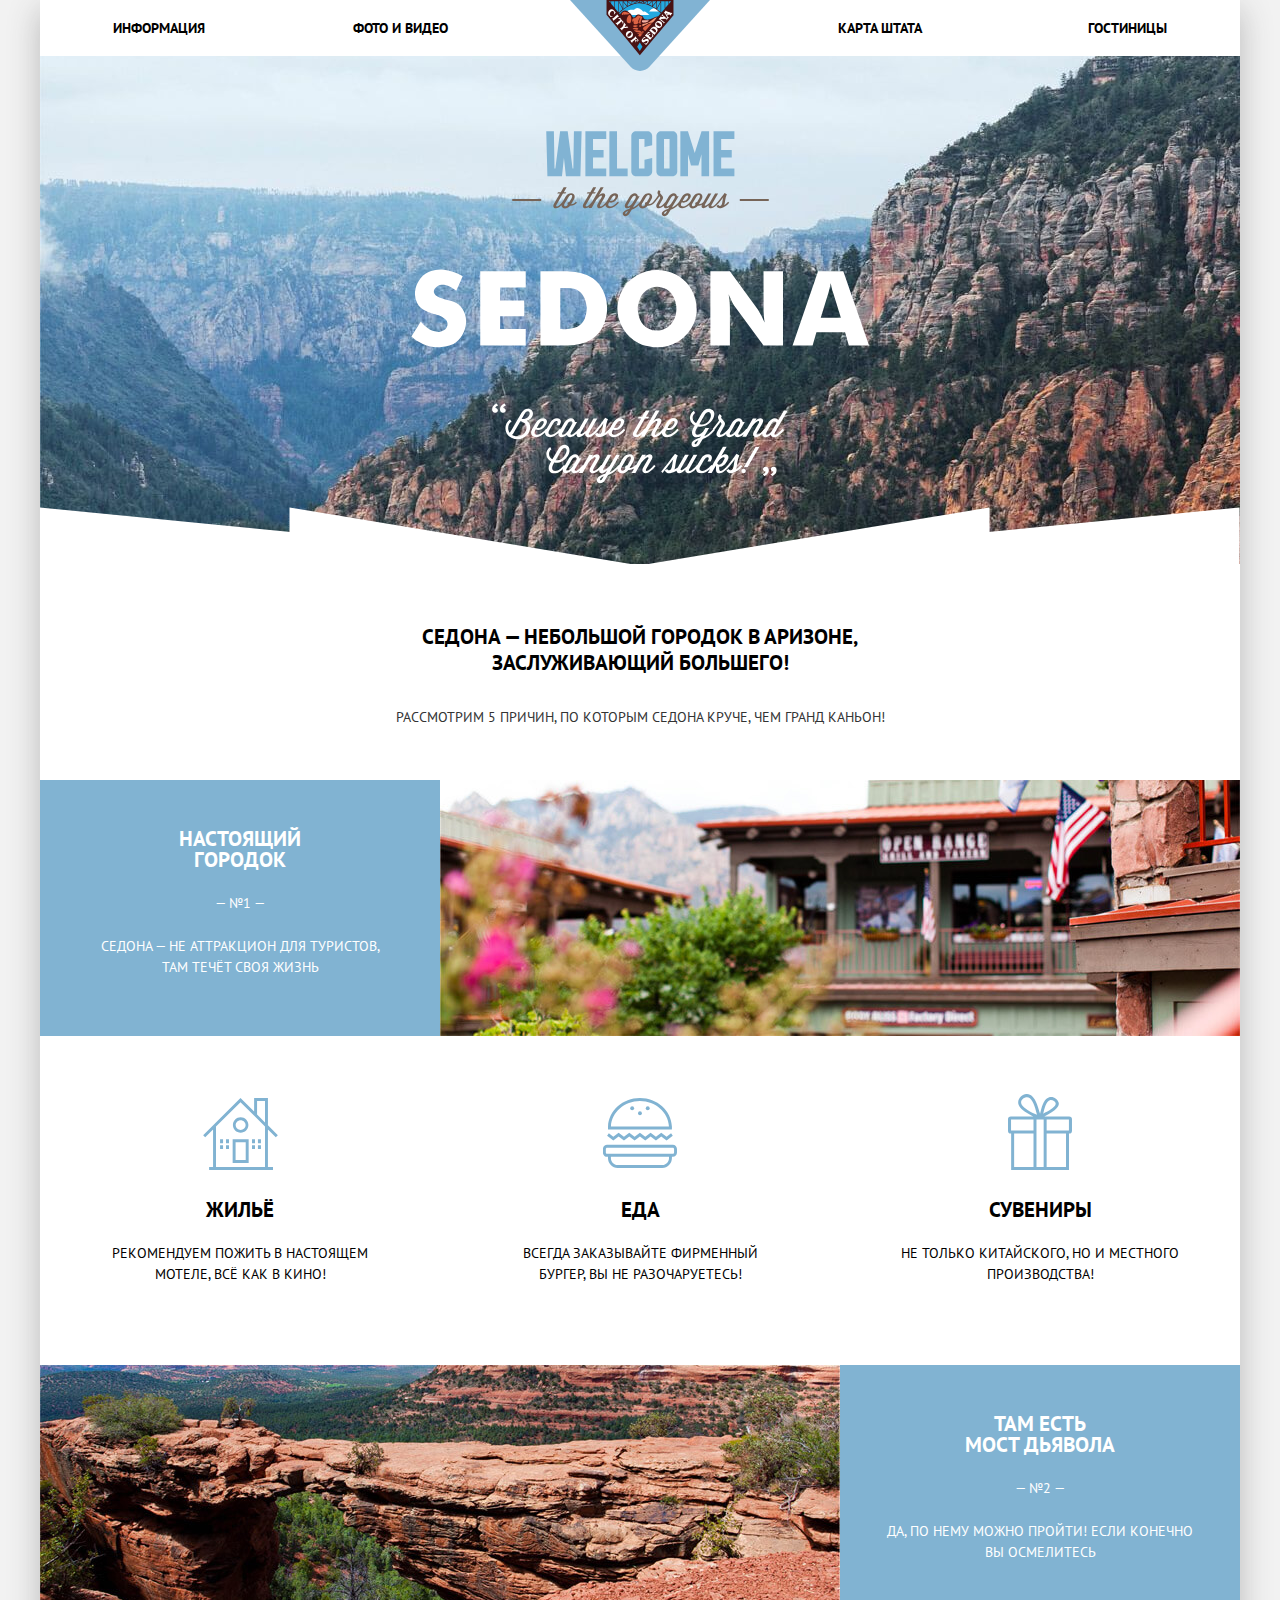
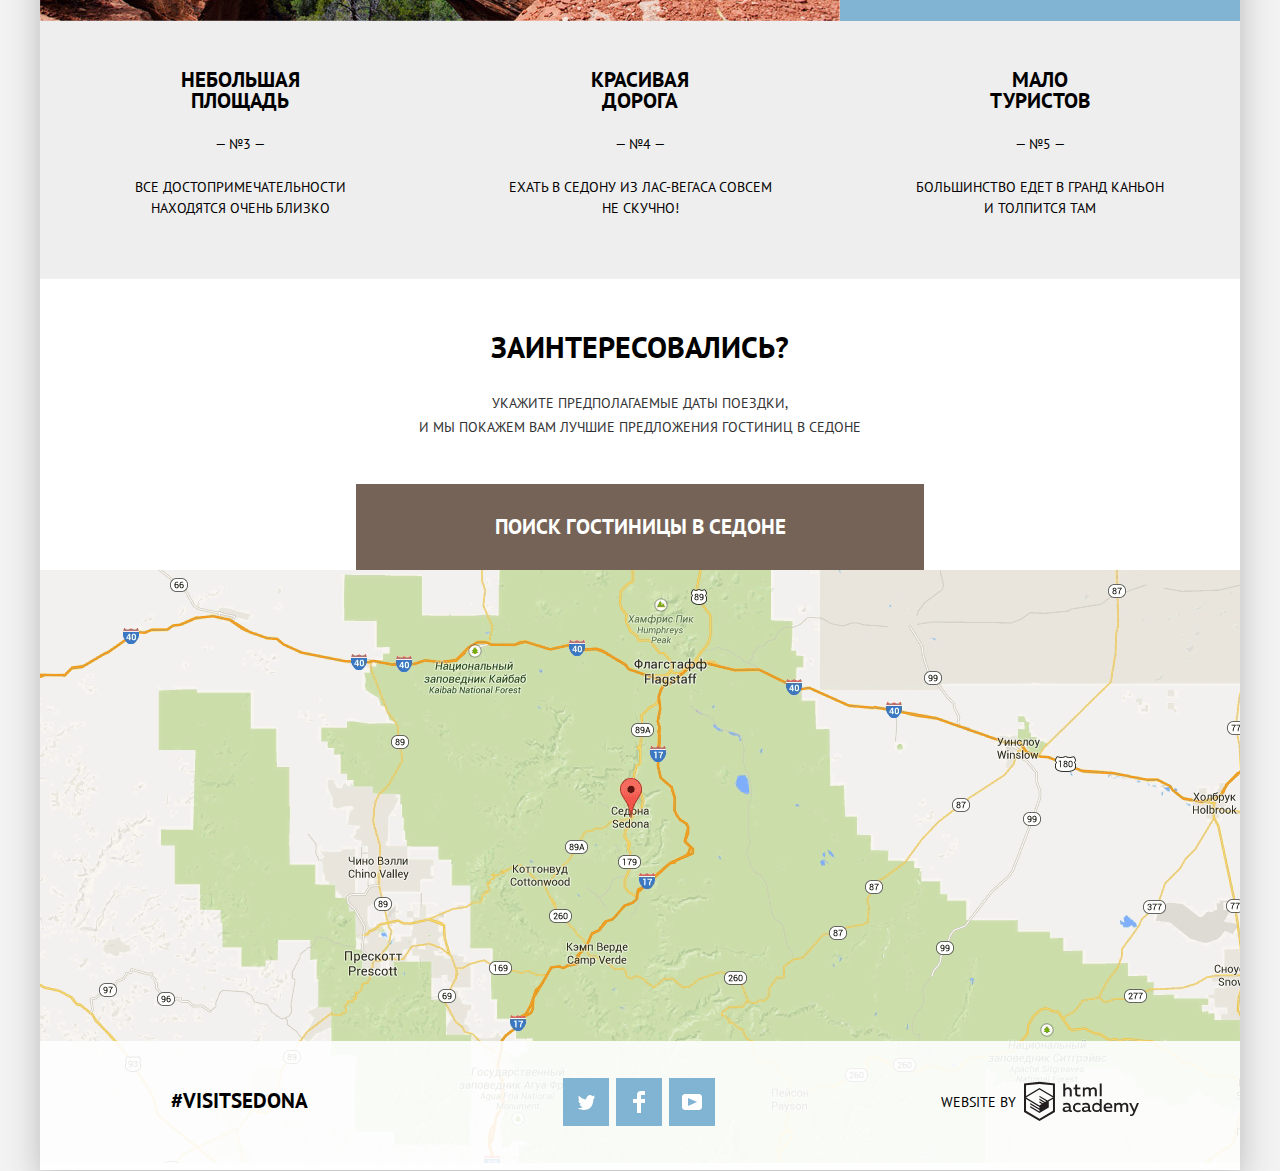
<file: index.html>
<!DOCTYPE html>
<html lang="ru">
  <head>
    <meta charset="utf-8">
    <title>HTML Academy: Седона</title>
    <link href="https://fonts.googleapis.com/css?family=PT+Sans:400,700&amp;subset=cyrillic" rel="stylesheet">
    <link href="css/normalize.css" rel="stylesheet">
    <link href="css/style.min.css" rel="stylesheet">
  </head>
  <body>
    <div class="container">
      <header class="main-header">
        <nav class="main-header__nav main-nav">
          <a class="main-header__logo">
            <img src="img/logo-sedona.svg" width="140" height="72" alt="Логотип сервиса по поиску жилья «Седона»">
          </a>
          <ul class="site-nav">
            <li><a class="site-nav__link" href="#">Информация</a></li>
            <li><a class="site-nav__link" href="#">Фото и видео</a></li>
            <li><a class="site-nav__link" href="#">Карта штата</a></li>
            <li><a class="site-nav__link" href="catalog.html">Гостиницы</a></li>
          </ul>
        </nav>
      </header>

      <main>
        <h1 class="visually-hidden">Сайт сервиса по поиску жилья в Седоне</h1>

        <section class="intro">
          <h2 class="visually-hidden">Интро</h2>
          <img class="intro__text" src="img/intro-welcome.svg" width="459" height="353" alt="Welcome to the gorgeous Sedona! Because the Grand Canyon sucks!">
        </section>

        <section class="reasons">
          <h2 class="reasons__title">Седона — небольшой городок в Аризоне, заслуживающий большего!</h2>
          <p class="reasons__subtitle">Рассмотрим 5 причин, по которым Седона круче, чем гранд каньон!</p>
          <div class="reasons-item reasons__item--true-town">
            <div class="reasons-item__wrapper">
              <h3 class="reasons-item__title">Настоящий городок</h3>
              <span class="reasons-item__number">— №1 —</span>
              <p class="reasons-item__descr">Седона — не аттракцион для туристов, там течёт своя жизнь</p>
            </div>
            <img class="reasons-item__image" src="img/true-town-reason.jpg" width="800" height="256" alt="Фото города Седона">
          </div>
          <div class="reasons-item reasons__item--bridge">
            <div class="reasons-item__wrapper">
              <h3 class="reasons-item__title">Там есть Мост&nbsp;дьявола</h3>
              <span class="reasons-item__number">— №2 —</span>
              <p class="reasons-item__descr">Да, по нему можно пройти! Если конечно вы осмелитесь</p>
            </div>
            <img class="reasons-item__image" src="img/bridge-reason.jpg" width="800" height="256" alt="Фото моста Дьявола">
          </div>
          <ul class="reasons__list">
            <li class="reasons-item">
              <h3 class="reasons-item__title">Небольшая площадь</h3>
              <span class="reasons-item__number">— №3 —</span>
              <p class="reasons-item__descr">Все достопримечательности находятся очень близко</p>
            </li>
            <li class="reasons-item">
              <h3 class="reasons-item__title">Красивая дорога</h3>
              <span class="reasons-item__number">— №4 —</span>
              <p class="reasons-item__descr">Ехать в Седону из Лас-Вегаса совсем не скучно!</p>
            </li>
            <li class="reasons-item">
              <h3 class="reasons-item__title">Мало туристов</h3>
              <span class="reasons-item__number">— №5 —</span>
              <p class="reasons-item__descr">Большинство едет в гранд каньон и&nbsp;толпится там</p>
            </li>
          </ul>
          <ul class="reasons__recom-list">
            <li class="reasons__recom-item reasons__recom-item--housing">
              <h3 class="reasons__recom-title">Жильё</h3>
              <p class="reasons__recom-text">Рекомендуем пожить в настоящем мотеле, всё как в кино!</p>
            </li>
            <li class="reasons__recom-item reasons__recom-item--food">
              <h3 class="reasons__recom-title">Еда</h3>
              <p class="reasons__recom-text">Всегда заказывайте фирменный бургер, вы не разочаруетесь!</p>
            </li>
            <li class="reasons__recom-item reasons__recom-item--souvenirs">
              <h3 class="reasons__recom-title">Сувениры</h3>
              <p class="reasons__recom-text">Не только китайского, но и местного производства!</p>
            </li>
          </ul>
        </section>

        <section class="search">
          <h2 class="visually-hidden">Поиск гостиницы в Седоне</h2>
          <b class="search__appeal">Заинтересовались?</b>
          <p class="search__descr">Укажите предполагаемые даты поездки,<br>и мы покажем вам лучшие предложения гостиниц в седоне</p>
          <div class="search__button-wrapper">
            <button class="button search__button">Поиск гостиницы в Седоне</button>
            <div class="search__modal">
              <form class="search-form" action="https://echo.htmlacademy.ru" method="post">
                <fieldset>
                  <legend class="visually-hidden">Выберите даты пребывания в отеле</legend>
                  <p>
                    <label class="search-form__item">
                      Дата заезда:
                      <input class="search-form__input" type="text" name="start-date" value="24 апреля 2017">
                      <svg class="calendar-icon" xmlns="http://www.w3.org/2000/svg" width="21" height="22" viewBox="0 0 21 22"><path d="M19.251 2.025h-2.845V.648c0-.381-.294-.689-.656-.689-.363 0-.656.308-.656.689v1.377h-3.938V.648c0-.381-.294-.689-.655-.689-.363 0-.657.308-.657.689v1.377H5.906V.648c0-.381-.294-.689-.656-.689-.363 0-.657.308-.657.689v1.377H1.75C.784 2.025 0 2.847 0 3.862v16.302C0 21.179.784 22 1.75 22h17.501c.966 0 1.749-.821 1.749-1.836V3.862c0-1.015-.783-1.837-1.749-1.837zm.437 18.139a.448.448 0 0 1-.437.459H1.75a.45.45 0 0 1-.438-.459V3.862a.45.45 0 0 1 .438-.459h2.844v1.378c0 .381.294.689.657.689.362 0 .656-.308.656-.689V3.403h3.938v1.378c0 .381.294.689.657.689.361 0 .655-.308.655-.689V3.403h3.938v1.378c0 .381.293.689.656.689.362 0 .656-.308.656-.689V3.403h2.845c.241 0 .437.206.437.459v16.302z"/><path d="M4.594 8.225h2.625v2.066H4.594zM4.594 11.668h2.625v2.067H4.594zM4.594 15.112h2.625v2.066H4.594zM9.188 15.112h2.625v2.066H9.188zM9.188 11.668h2.625v2.067H9.188zM9.188 8.225h2.625v2.066H9.188zM13.781 15.112h2.625v2.066h-2.625zM13.781 11.668h2.625v2.067h-2.625zM13.781 8.225h2.625v2.066h-2.625z"/></svg>
                    </label>
                  </p>
                  <p>
                    <label class="search-form__item">
                      Дата выезда:
                      <input class="search-form__input" type="text" name="end-date" value="4 июля 2017">
                      <svg class="calendar-icon" xmlns="http://www.w3.org/2000/svg" width="21" height="22" viewBox="0 0 21 22"><path d="M19.251 2.025h-2.845V.648c0-.381-.294-.689-.656-.689-.363 0-.656.308-.656.689v1.377h-3.938V.648c0-.381-.294-.689-.655-.689-.363 0-.657.308-.657.689v1.377H5.906V.648c0-.381-.294-.689-.656-.689-.363 0-.657.308-.657.689v1.377H1.75C.784 2.025 0 2.847 0 3.862v16.302C0 21.179.784 22 1.75 22h17.501c.966 0 1.749-.821 1.749-1.836V3.862c0-1.015-.783-1.837-1.749-1.837zm.437 18.139a.448.448 0 0 1-.437.459H1.75a.45.45 0 0 1-.438-.459V3.862a.45.45 0 0 1 .438-.459h2.844v1.378c0 .381.294.689.657.689.362 0 .656-.308.656-.689V3.403h3.938v1.378c0 .381.294.689.657.689.361 0 .655-.308.655-.689V3.403h3.938v1.378c0 .381.293.689.656.689.362 0 .656-.308.656-.689V3.403h2.845c.241 0 .437.206.437.459v16.302z"/><path d="M4.594 8.225h2.625v2.066H4.594zM4.594 11.668h2.625v2.067H4.594zM4.594 15.112h2.625v2.066H4.594zM9.188 15.112h2.625v2.066H9.188zM9.188 11.668h2.625v2.067H9.188zM9.188 8.225h2.625v2.066H9.188zM13.781 15.112h2.625v2.066h-2.625zM13.781 11.668h2.625v2.067h-2.625zM13.781 8.225h2.625v2.066h-2.625z"/></svg>
                    </label>
                  </p>
                  <p class="passengers">
                    <span class="search-form__item">
                      <label for="id-adult-number">Взрослые:</label>
                      <button class="change-number-button-minus" type="button">—</button>
                      <input class="search-form__input" id="id-adult-number" type="text" name="adult-number" value="2">
                      <button class="change-number-button-plus" type="button">+</button>
                    </span>
                    <span class="search-form__item">
                      <label for="id-children-number">Дети:</label>
                      <button class="change-number-button-minus" type="button">—</button>
                      <input class="search-form__input" id="id-children-number" type="text" name="children-number" value="0">
                      <button class="change-number-button-plus" type="button">+</button>
                    </span>
                  </p>
                </fieldset>
                <button class="search-form__button button" type="submit">Найти</button>
              </form>
            </div>
          </div>
        </section>

        <section class="map">
          <h2 class="visually-hidden">Карта города Седона</h2>
          <div class="map-wrapper">
            <iframe src="https://yandex.ru/map-widget/v1/-/CBBVFFxJGB" width="1200" height="475"></iframe>
            <img src="img/map.png" width="1200" height="475" alt="Карта города Седона, штат Аризона, США">
          </div>
        </section>
      </main>

      <footer class="main-footer">
        <p class="hashtag">#visitsedona</p>
        <ul class="footer-social-list">
          <li><a class="social-button social-button--twitter" href="#"><span class="visually-hidden">Подписывайтесь на нас в Twitter</span></a></li>
          <li><a class="social-button social-button--facebook" href="#"><span class="visually-hidden">Подписывайтесь на нас в Facebook</span></a></li>
          <li><a class="social-button social-button--youtube" href="#"><span class="visually-hidden">Подписывайтесь на нас в YouTube</span></a></li>
        </ul>
        <div class="copyright">
          <b class="copyright__text">Website by</b>
          <a class="copyright__link" href="https://htmlacademy.ru/intensive/htmlcss">
            <span class="visually-hidden">Логотип HTML Academy</span>
            <svg class="copyright__icon" xmlns="http://www.w3.org/2000/svg" width="115" height="41" viewBox="0 0 108.08 36.85"><path d="M44.61,26.88a2,2,0,0,0,.55-0.1v1.33a3.25,3.25,0,0,1-1.18.21,1.67,1.67,0,0,1-1.67-1,4.84,4.84,0,0,1-3.14,1.08c-1.51,0-2.91-.83-2.91-2.55,0-2.13,2-2.79,3.71-2.79a11.08,11.08,0,0,1,2.17.25v-0.3c0-1-.76-1.77-2.19-1.77a7.42,7.42,0,0,0-3,.64v-1.7a10.21,10.21,0,0,1,3.19-.55c2.36,0,3.81,1.12,3.81,3.65v3a0.54,0.54,0,0,0,.49.59h0.17Zm-6.44-1.13A1.35,1.35,0,0,0,39.63,27h0.11a3.39,3.39,0,0,0,2.41-1V24.58a9.72,9.72,0,0,0-1.81-.21c-1,0-2.16.33-2.16,1.38h0Zm12.36-6.11a5,5,0,0,1,2.57.64V22a4.08,4.08,0,0,0-2.3-.7,2.75,2.75,0,1,0,0,5.49,5,5,0,0,0,2.43-.64v1.71a6.27,6.27,0,0,1-2.76.57A4.21,4.21,0,0,1,46,24.51q0-.21,0-0.41a4.32,4.32,0,0,1,4.18-4.46h0.38Zm12.17,7.24a2,2,0,0,0,.55-0.1v1.33a3.25,3.25,0,0,1-1.18.21,1.67,1.67,0,0,1-1.67-1,4.84,4.84,0,0,1-3.14,1.08c-1.51,0-2.91-.83-2.91-2.55,0-2.13,2-2.79,3.71-2.79a11.08,11.08,0,0,1,2.17.25v-0.3c0-1-.76-1.77-2.19-1.77a7.42,7.42,0,0,0-3,.64v-1.7a10.21,10.21,0,0,1,3.19-.55c2.36,0,3.81,1.12,3.81,3.65v3a0.54,0.54,0,0,0,.49.59h0.17Zm-6.44-1.13A1.35,1.35,0,0,0,57.73,27h0.11a3.39,3.39,0,0,0,2.41-1V24.58a9.72,9.72,0,0,0-1.81-.21c-1.06,0-2.16.33-2.16,1.38h0ZM73,16V28.2H71.35V26.88a3.88,3.88,0,0,1-3.19,1.54,4.4,4.4,0,0,1,0-8.78,3.81,3.81,0,0,1,3,1.3V16H73Zm-4.53,5.22a2.76,2.76,0,1,0,0,5.52A2.86,2.86,0,0,0,71.15,25V23A2.91,2.91,0,0,0,68.49,21.27ZM79,19.64c3.31,0,4.46,2.68,3.92,5.09H76.7c0.21,1.5,1.67,2.11,3.19,2.11a6.11,6.11,0,0,0,2.64-.59v1.6a7.14,7.14,0,0,1-3,.57C77,28.42,74.78,27,74.78,24a4.18,4.18,0,0,1,4-4.39H79Zm0.09,1.54a2.28,2.28,0,0,0-2.44,2.1v0.06H81.3A2,2,0,0,0,79.13,21.18Zm5.73,7V19.87h1.65v1a3.81,3.81,0,0,1,2.78-1.27A2.86,2.86,0,0,1,91.89,21a4.12,4.12,0,0,1,2.91-1.33A3.06,3.06,0,0,1,98,23V28.2h-1.9V23.05a1.59,1.59,0,0,0-1.42-1.75H94.42a2.8,2.8,0,0,0-2.07,1.12V28.2h-1.9V23.05A1.59,1.59,0,0,0,89,21.31H88.8a3,3,0,0,0-2.21,1.29v5.63H84.86Zm21.31-8.33h1.9l-3.91,9.46c-0.9,2.17-2.09,2.86-3.35,2.86a4.76,4.76,0,0,1-1.1-.14V30.46a2.86,2.86,0,0,0,.85.12c0.9,0,1.58-.64,2.07-1.9l0.17-.42-4-8.4h2l2.86,6.29ZM38.73,1.46V6.22a3.81,3.81,0,0,1,2.7-1.14,3.25,3.25,0,0,1,3.44,3.4v5.15H43V8.72a1.81,1.81,0,0,0-1.61-2h-0.3a2.93,2.93,0,0,0-2.32,1.39v5.52h-1.9V1.46h1.9ZM49.94,2.31v3h3V6.91h-3v3.81c0,1.1.5,1.46,1.58,1.46a4.49,4.49,0,0,0,1.69-.33v1.6A6.8,6.8,0,0,1,51,13.8a2.55,2.55,0,0,1-2.86-2.74V6.89H46.58V5.26h1.5V2.74Zm5.4,11.31V5.28H57v1A3.81,3.81,0,0,1,59.77,5a2.86,2.86,0,0,1,2.6,1.33A4.12,4.12,0,0,1,65.28,5,3.06,3.06,0,0,1,68.44,8.4v5.21h-1.9V8.46a1.59,1.59,0,0,0-1.42-1.75H64.89a2.8,2.8,0,0,0-2.07,1.12v5.78h-1.9V8.46A1.59,1.59,0,0,0,59.5,6.71H59.27A3,3,0,0,0,57.06,8v5.63H55.34ZM71.17,1.45H73V13.6H71.17V1.45ZM14.71,0H14.55L0,1.54V28.21l14.55,8.66,14.55-8.66V1.54Zm12.5,27.1L14.55,34.64,1.9,27.12V16.18l12.59,7.5V25L5.86,19.9v1.31l8.68,5.21v1.39L5.87,22.65V24l8.68,5.21,8.75-5.24V18.31L27.2,16V27.12Zm0-12.53-3.48,2-1.6,1L14.51,13v1.31L21,18.23H21l-0.14.09-1,.54-5.37-3.2V17l4.24,2.52-1,.67-3.2-1.9v1.31l2.1,1.24L14.5,22.1,2,14.65,14.51,7.11Zm0-1.32L14.49,5.76,1.91,13.25v-10L14.56,1.92,27.21,3.25v10h0Z" transform="translate(0 -0.02)" fill="#231f20"/></svg>
          </a>
        </div>
      </footer>
    </div>
    <script src="js/script.min.js"></script>
  </body>
</html>
</file>
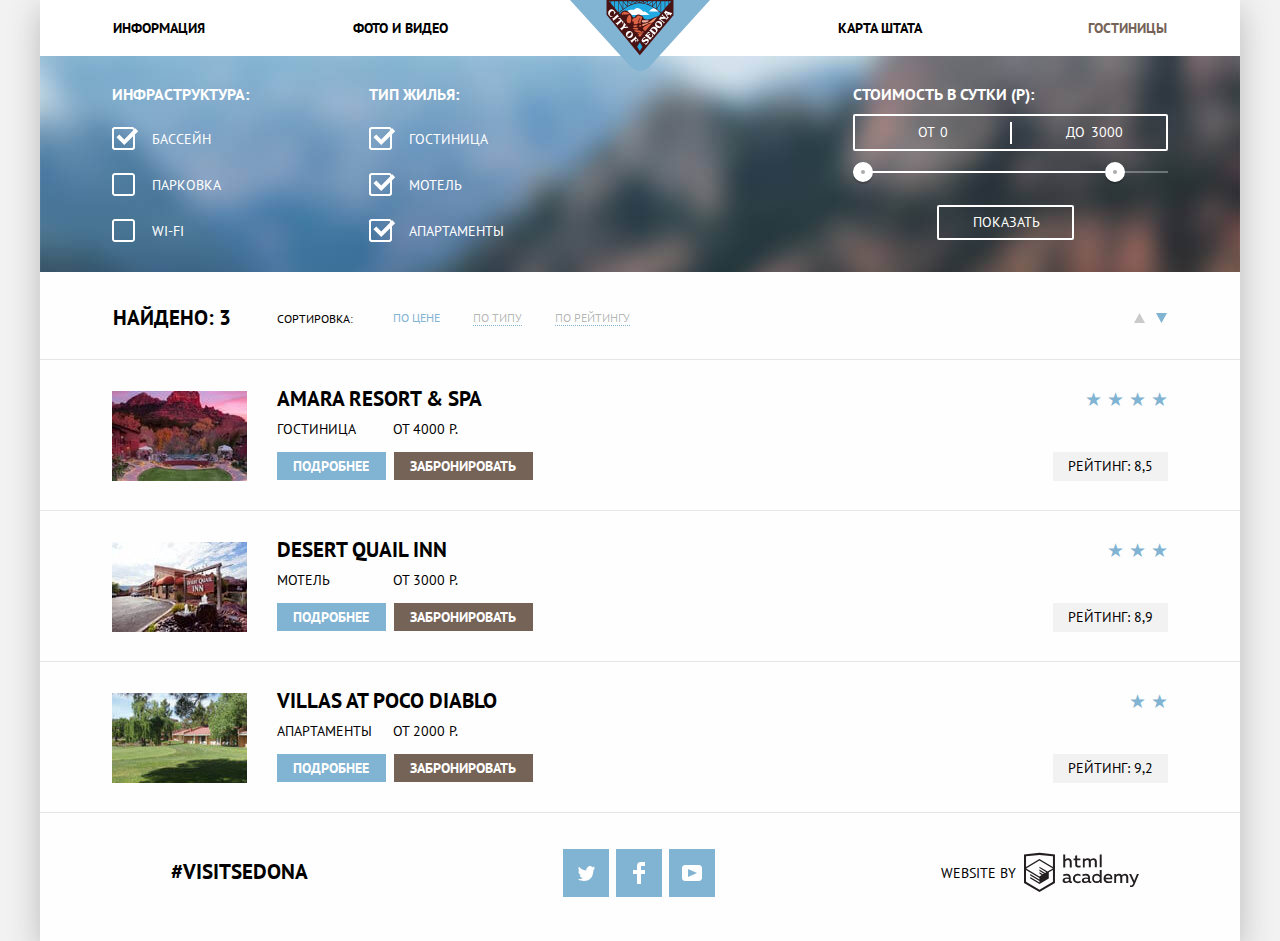
<file: catalog.html>
<!DOCTYPE html>
<html lang="ru">
  <head>
    <meta charset="utf-8">
    <title>HTML Academy: Седона</title>
    <link href="https://fonts.googleapis.com/css?family=PT+Sans:400,700&amp;subset=cyrillic" rel="stylesheet">
    <link href="css/normalize.css" rel="stylesheet">
    <link href="css/style.min.css" rel="stylesheet">
  </head>
  <body>
    <div class="container inner-page">
      <header class="main-header">
        <nav class="main-header__nav main-nav">
          <a class="main-header__logo" href="index.html">
            <img src="img/logo-sedona.svg" width="140" height="72" alt="Логотип сервиса по поиску жилья «Седона»">
          </a>
          <ul class="site-nav">
            <li><a class="site-nav__link" href="#">Информация</a></li>
            <li><a class="site-nav__link" href="#">Фото и видео</a></li>
            <li><a class="site-nav__link" href="#">Карта штата</a></li>
            <li><a class="site-nav__link site-nav__link--current">Гостиницы</a></li>
          </ul>
        </nav>
      </header>

      <main>
        <h1 class="visually-hidden">Каталог жилья в Седоне</h1>

        <section class="filters">
          <h2 class="visually-hidden">Фильтры для поиска</h2>
          <form class="filters-form" action="https://echo.htmlacademy.ru" method="post">
            <fieldset class="infrastructure">
              <legend>Инфраструктура:</legend>
              <ul class="infrastructure__list">
                <li class="filter-checkbox">
                  <input class="visually-hidden filter-input filter-input-checkbox" type="checkbox" name="pool" id="infrastructure-pool-id" checked>
                  <label for="infrastructure-pool-id">Бассейн</label>
                </li>
                <li class="filter-checkbox">
                  <input class="visually-hidden filter-input filter-input-checkbox" type="checkbox" name="parking" id="infrastructure-parking-id">
                  <label for="infrastructure-parking-id">Парковка</label>
                </li>
                <li class="filter-checkbox">
                  <input class="visually-hidden filter-input filter-input-checkbox" type="checkbox" name="wifi" id="infrastructure-wifi-id">
                  <label for="infrastructure-wifi-id">Wi-Fi</label>
                </li>
              </ul>
              </fieldset>
              <fieldset class="accommodation">
                <legend>Тип жилья:</legend>
                <ul class="accommodation__list">
                  <li class="filter-checkbox">
                    <input class="visually-hidden filter-input filter-input-checkbox" type="checkbox" name="hotel" id="accommodation-hotel-id" checked>
                    <label for="accommodation-hotel-id">Гостиница</label>
                  </li>
                  <li class="filter-checkbox">
                    <input class="visually-hidden filter-input filter-input-checkbox" type="checkbox" name="motel" id="accommodation-motel-id" checked>
                    <label for="accommodation-motel-id">Мотель</label>
                  </li>
                  <li class="filter-checkbox">
                    <input class="visually-hidden filter-input filter-input-checkbox" type="checkbox" name="apartment" id="accommodation-apartment-id" checked>
                    <label for="accommodation-apartment-id">Апартаменты</label>
                  </li>
                </ul>
              </fieldset>
              <div class="filter-range">
                <h3 class="filter-range-title">Стоимость в сутки (р):</h3>
                <div class="price-controls">
                  <label class="min-price">от <input type="text" name="min-price" value="0"></label>
                  <label class="max-price">до <input type="text" name="max-price" value="3000"></label>
                </div>
                <div class="range-controls">
                  <div class="scale">
                    <div class="bar"></div>
                  </div>
                  <div class="range-toggle range-toggle-min" tabindex="0"></div>
                  <div class="range-toggle range-toggle-max" tabindex="0"></div>
                </div>
                <button class="filters-form__button button" type="submit">Показать</button>
              </div>
            </form>
        </section>

        <section class="sorting">
          <h2 class="visually-hidden">Сортировка результатов поиска</h2>
          <span class="sorting__count">Найдено: 3</span>
          <span class="sorting__title">Сортировка:</span>
          <ul class="sorting__list">
            <li><a class="sorting__link sorting__link--active" href="#">По цене</a></li>
            <li><a class="sorting__link" href="#">По типу</a></li>
            <li><a class="sorting__link" href="#">По рейтингу</a></li>
          </ul>
          <div class="sorting__buttons-block">
            <a class="sorting__button" href="#">
              <span class="visually-hidden">По возрастанию</span>
              <svg xmlns="http://www.w3.org/2000/svg" width="11" height="10" viewBox="0 0 11 10"><path fill="#cacaca" d="M5.5 0L0 10h11z"/></svg>
            </a>
            <a class="sorting__button sorting__button--current" href="#">
              <span class="visually-hidden">По убыванию</span>
              <svg xmlns="http://www.w3.org/2000/svg" width="11" height="10" viewBox="0 0 11 10"><path fill="#cacaca" d="M5.5 10L0 0h11"/></svg>
            </a>
          </div>
        </section>

        <section class="result">
          <h2 class="visually-hidden">Результаты поиска</h2>
          <ul class="result__list">
            <li class="result__item">
              <article class="hotel">
                <div class="hotel__image">
                  <img src="img/hotel-1.jpg" width="135" height="90" alt="Гостиница Amara Resort & Spa">
                </div>
                <div class="hotel__text">
                  <h3 class="hotel__title"><a href="#">Amara Resort & Spa</a></h3>
                  <p class="hotel__descr">
                    <span class="hotel__type">Гостиница</span>
                    <span class="hotel__price">От 4000 р.</span>
                  </p>
                  <a class="button more-detailed-button" href="#">Подробнее</a>
                  <a class="button book-button" href="#">Забронировать</a>
                </div>
                <div class="hotel__rating rating">
                  <div class="rating__stars">
                    <span class="icon-star"></span>
                    <span class="icon-star"></span>
                    <span class="icon-star"></span>
                    <span class="icon-star"></span>
                  </div>
                  <span class="rating__user">Рейтинг: 8,5</span>
                </div>
              </article>
            </li>
            <li class="result__item">
              <article class="hotel">
                <div class="hotel__image">
                  <img src="img/hotel-2.jpg" width="135" height="90" alt="Мотель Desert Quail Inn">
                </div>
                <div class="hotel__text">
                  <h3 class="hotel__title"><a href="#">Desert Quail Inn</a></h3>
                  <p class="hotel__descr">
                    <span class="hotel__type">Мотель</span>
                    <span class="hotel__price">От 3000 р.</span>
                  </p>
                  <a class="button more-detailed-button" href="#">Подробнее</a>
                  <a class="button book-button" href="#">Забронировать</a>
                </div>
                <div class="hotel__rating rating">
                  <div class="rating__stars">
                    <span class="icon-star"></span>
                    <span class="icon-star"></span>
                    <span class="icon-star"></span>
                  </div>
                  <span class="rating__user">Рейтинг: 8,9</span>
                </div>
              </article>
            </li>
            <li class="result__item">
              <article class="hotel">
                <div class="hotel__image">
                  <img src="img/hotel-3.jpg" width="135" height="90" alt="Апартаменты Villas at Poco Diablo">
                </div>
                <div class="hotel__text">
                  <h3 class="hotel__title"><a href="#">Villas at Poco Diablo</a></h3>
                  <p class="hotel__descr">
                    <span class="hotel__type">Апартаменты</span>
                    <span class="hotel__price">От 2000 р.</span>
                  </p>
                  <a class="button more-detailed-button" href="#">Подробнее</a>
                  <a class="button book-button" href="#">Забронировать</a>
                </div>
                <div class="hotel__rating rating">
                  <div class="rating__stars">
                    <span class="icon-star"></span>
                    <span class="icon-star"></span>
                  </div>
                  <span class="rating__user">Рейтинг: 9,2</span>
                </div>
              </article>
            </li>
          </ul>
        </section>
      </main>

      <footer class="main-footer">
        <p class="hashtag">#visitsedona</p>
        <ul class="footer-social-list">
          <li><a class="social-button social-button--twitter" href="#"><span class="visually-hidden">Подписывайтесь на нас в Twitter</span></a></li>
          <li><a class="social-button social-button--facebook" href="#"><span class="visually-hidden">Подписывайтесь на нас в Facebook</span></a></li>
          <li><a class="social-button social-button--youtube" href="#"><span class="visually-hidden">Подписывайтесь на нас в YouTube</span></a></li>
        </ul>
        <div class="copyright">
          <b class="copyright__text">Website by</b>
          <a class="copyright__link" href="https://htmlacademy.ru/intensive/htmlcss">
            <span class="visually-hidden">Логотип HTML Academy</span>
            <svg class="copyright__icon" xmlns="http://www.w3.org/2000/svg" width="115" height="41" viewBox="0 0 108.08 36.85"><path d="M44.61,26.88a2,2,0,0,0,.55-0.1v1.33a3.25,3.25,0,0,1-1.18.21,1.67,1.67,0,0,1-1.67-1,4.84,4.84,0,0,1-3.14,1.08c-1.51,0-2.91-.83-2.91-2.55,0-2.13,2-2.79,3.71-2.79a11.08,11.08,0,0,1,2.17.25v-0.3c0-1-.76-1.77-2.19-1.77a7.42,7.42,0,0,0-3,.64v-1.7a10.21,10.21,0,0,1,3.19-.55c2.36,0,3.81,1.12,3.81,3.65v3a0.54,0.54,0,0,0,.49.59h0.17Zm-6.44-1.13A1.35,1.35,0,0,0,39.63,27h0.11a3.39,3.39,0,0,0,2.41-1V24.58a9.72,9.72,0,0,0-1.81-.21c-1,0-2.16.33-2.16,1.38h0Zm12.36-6.11a5,5,0,0,1,2.57.64V22a4.08,4.08,0,0,0-2.3-.7,2.75,2.75,0,1,0,0,5.49,5,5,0,0,0,2.43-.64v1.71a6.27,6.27,0,0,1-2.76.57A4.21,4.21,0,0,1,46,24.51q0-.21,0-0.41a4.32,4.32,0,0,1,4.18-4.46h0.38Zm12.17,7.24a2,2,0,0,0,.55-0.1v1.33a3.25,3.25,0,0,1-1.18.21,1.67,1.67,0,0,1-1.67-1,4.84,4.84,0,0,1-3.14,1.08c-1.51,0-2.91-.83-2.91-2.55,0-2.13,2-2.79,3.71-2.79a11.08,11.08,0,0,1,2.17.25v-0.3c0-1-.76-1.77-2.19-1.77a7.42,7.42,0,0,0-3,.64v-1.7a10.21,10.21,0,0,1,3.19-.55c2.36,0,3.81,1.12,3.81,3.65v3a0.54,0.54,0,0,0,.49.59h0.17Zm-6.44-1.13A1.35,1.35,0,0,0,57.73,27h0.11a3.39,3.39,0,0,0,2.41-1V24.58a9.72,9.72,0,0,0-1.81-.21c-1.06,0-2.16.33-2.16,1.38h0ZM73,16V28.2H71.35V26.88a3.88,3.88,0,0,1-3.19,1.54,4.4,4.4,0,0,1,0-8.78,3.81,3.81,0,0,1,3,1.3V16H73Zm-4.53,5.22a2.76,2.76,0,1,0,0,5.52A2.86,2.86,0,0,0,71.15,25V23A2.91,2.91,0,0,0,68.49,21.27ZM79,19.64c3.31,0,4.46,2.68,3.92,5.09H76.7c0.21,1.5,1.67,2.11,3.19,2.11a6.11,6.11,0,0,0,2.64-.59v1.6a7.14,7.14,0,0,1-3,.57C77,28.42,74.78,27,74.78,24a4.18,4.18,0,0,1,4-4.39H79Zm0.09,1.54a2.28,2.28,0,0,0-2.44,2.1v0.06H81.3A2,2,0,0,0,79.13,21.18Zm5.73,7V19.87h1.65v1a3.81,3.81,0,0,1,2.78-1.27A2.86,2.86,0,0,1,91.89,21a4.12,4.12,0,0,1,2.91-1.33A3.06,3.06,0,0,1,98,23V28.2h-1.9V23.05a1.59,1.59,0,0,0-1.42-1.75H94.42a2.8,2.8,0,0,0-2.07,1.12V28.2h-1.9V23.05A1.59,1.59,0,0,0,89,21.31H88.8a3,3,0,0,0-2.21,1.29v5.63H84.86Zm21.31-8.33h1.9l-3.91,9.46c-0.9,2.17-2.09,2.86-3.35,2.86a4.76,4.76,0,0,1-1.1-.14V30.46a2.86,2.86,0,0,0,.85.12c0.9,0,1.58-.64,2.07-1.9l0.17-.42-4-8.4h2l2.86,6.29ZM38.73,1.46V6.22a3.81,3.81,0,0,1,2.7-1.14,3.25,3.25,0,0,1,3.44,3.4v5.15H43V8.72a1.81,1.81,0,0,0-1.61-2h-0.3a2.93,2.93,0,0,0-2.32,1.39v5.52h-1.9V1.46h1.9ZM49.94,2.31v3h3V6.91h-3v3.81c0,1.1.5,1.46,1.58,1.46a4.49,4.49,0,0,0,1.69-.33v1.6A6.8,6.8,0,0,1,51,13.8a2.55,2.55,0,0,1-2.86-2.74V6.89H46.58V5.26h1.5V2.74Zm5.4,11.31V5.28H57v1A3.81,3.81,0,0,1,59.77,5a2.86,2.86,0,0,1,2.6,1.33A4.12,4.12,0,0,1,65.28,5,3.06,3.06,0,0,1,68.44,8.4v5.21h-1.9V8.46a1.59,1.59,0,0,0-1.42-1.75H64.89a2.8,2.8,0,0,0-2.07,1.12v5.78h-1.9V8.46A1.59,1.59,0,0,0,59.5,6.71H59.27A3,3,0,0,0,57.06,8v5.63H55.34ZM71.17,1.45H73V13.6H71.17V1.45ZM14.71,0H14.55L0,1.54V28.21l14.55,8.66,14.55-8.66V1.54Zm12.5,27.1L14.55,34.64,1.9,27.12V16.18l12.59,7.5V25L5.86,19.9v1.31l8.68,5.21v1.39L5.87,22.65V24l8.68,5.21,8.75-5.24V18.31L27.2,16V27.12Zm0-12.53-3.48,2-1.6,1L14.51,13v1.31L21,18.23H21l-0.14.09-1,.54-5.37-3.2V17l4.24,2.52-1,.67-3.2-1.9v1.31l2.1,1.24L14.5,22.1,2,14.65,14.51,7.11Zm0-1.32L14.49,5.76,1.91,13.25v-10L14.56,1.92,27.21,3.25v10h0Z" transform="translate(0 -0.02)" fill="#231f20"/></svg>
          </a>
        </div>
      </footer>
    </div>
  </body>
</html>
</file>
<file: css/style.min.css>
@-webkit-keyframes appearance{0%{-webkit-transform:translateY(-80px);transform:translateY(-80px);opacity:.5}to{-webkit-transform:translateY(0);transform:translateY(0)}}@keyframes appearance{0%{-webkit-transform:translateY(-80px);transform:translateY(-80px);opacity:.5}to{-webkit-transform:translateY(0);transform:translateY(0)}}@-webkit-keyframes disappearance{0%{-webkit-transform:translateY(0);transform:translateY(0)}to{-webkit-transform:translateY(-80px);transform:translateY(-80px);opacity:0}}@keyframes disappearance{0%{-webkit-transform:translateY(0);transform:translateY(0)}to{-webkit-transform:translateY(-80px);transform:translateY(-80px);opacity:0}}@-webkit-keyframes shake{0%,to{-webkit-transform:translateX(0);transform:translateX(0)}10%,30%,50%,70%,90%{-webkit-transform:translateX(-10px);transform:translateX(-10px)}20%,40%,60%,80%{-webkit-transform:translateX(10px);transform:translateX(10px)}}@keyframes shake{0%,to{-webkit-transform:translateX(0);transform:translateX(0)}10%,30%,50%,70%,90%{-webkit-transform:translateX(-10px);transform:translateX(-10px)}20%,40%,60%,80%{-webkit-transform:translateX(10px);transform:translateX(10px)}}body{margin:0;padding:0;font-family:"PT Sans",Arial,sans-serif;font-size:14px;line-height:26px;font-weight:700;color:#000;text-transform:uppercase;background-color:#f2f2f2}.container{width:1200px;margin:0 auto;background-color:#fff;-webkit-box-shadow:0 10px 30px 0 rgba(55,55,55,.3);box-shadow:0 10px 30px 0 rgba(55,55,55,.3)}.inner-page{background-color:#fefefe}a{text-decoration:none}img{max-width:100%;height:auto}.visually-hidden:not(:focus):not(:active),input[type=checkbox].visually-hidden,input[type=radio].visually-hidden{position:absolute;width:1px;height:1px;margin:-1px;border:0;padding:0;white-space:nowrap;-webkit-clip-path:inset(100%);clip-path:inset(100%);clip:rect(0 0 0 0);overflow:hidden}.button{font:inherit;font-size:21px;text-align:center;color:#fff;vertical-align:middle;text-transform:uppercase;background-color:#766357;border:0;cursor:pointer}.button:focus,.button:hover{background-color:#604e43}.button:active{color:rgba(255,255,255,.3);background-color:#503e33}.main-header{position:relative}.main-header__logo{position:absolute;left:50%;margin-left:-70px;z-index:2}.main-nav{font-size:14px;color:#000;background-color:#fff}.site-nav{display:-webkit-box;display:-ms-flexbox;display:flex;-ms-flex-wrap:wrap;flex-wrap:wrap;width:1054px;margin:0;padding:15px 73px;list-style:none}.site-nav li{width:110px}.site-nav li:nth-child(1),.site-nav li:nth-child(2){margin-right:130px}.site-nav li:nth-child(3){margin-left:245px}.site-nav li:nth-child(4){margin-left:auto;text-align:right}.site-nav__link{color:#000}.site-nav__link:focus,.site-nav__link:hover{color:#81b3d2}.site-nav__link:active{color:rgba(0,0,0,.3)}.site-nav__link--current,.site-nav__link--current:focus,.site-nav__link--current:hover{color:#766357}.intro,.intro::after{background-repeat:no-repeat}.intro{min-height:508px;margin-bottom:60px;text-align:center;background-color:#606164;position:relative;background-image:url(../img/intro-background.jpg);background-position:0 20%}.intro::after{content:"";position:absolute;bottom:-2px;left:0;width:1201px;height:59px;background-image:url(../img/polygon.png);background-position:-1px 0}.intro__text{padding-top:75px}.reasons{display:-webkit-box;display:-ms-flexbox;display:flex;-webkit-box-orient:vertical;-webkit-box-direction:normal;-ms-flex-direction:column;flex-direction:column}.reasons__title{width:576px;padding:0;margin:0 auto 28px;font-size:21px;text-align:center}.reasons__subtitle{padding:0;margin:0 auto 50px;font-size:14px;font-weight:400;color:#333}.reasons-item,.reasons__recom-item{font-size:14px;line-height:21px;font-weight:400;text-align:center}.reasons__recom-item{position:relative;width:400px;padding-top:115px}.reasons__recom-item::before{content:"";position:absolute;top:62px;left:50%}.reasons__recom-item--housing::before{width:75px;height:72px;margin-left:-37.5px;background:url(../img/icon-1.svg) 0 0 no-repeat}.reasons__recom-item--food::before{width:74px;height:72px;margin-left:-37px;background:url(../img/icon-2.svg) 0 0 no-repeat}.reasons__recom-item--souvenirs::before{top:58px;width:64px;height:76px;margin-left:-32px;background:url(../img/icon-3.svg) 0 0 no-repeat}.reasons-item{display:-webkit-box;display:-ms-flexbox;display:flex;margin:0;padding:0}.reasons-item__wrapper{width:400px;color:#fff;background-color:#81b3d2}.reasons-item__title,.reasons__recom-title{width:158px;margin:0 auto 23px;padding:48px 0 0;font-size:21px;font-weight:700}.reasons__recom-text{width:285px;margin:0 auto;padding:0}.reasons__list{display:-webkit-box;display:-ms-flexbox;display:flex;-ms-flex-wrap:wrap;flex-wrap:wrap;margin:0;padding:0;list-style:none;background-color:#eee}.reasons__list .reasons-item{-webkit-box-orient:vertical;-webkit-box-direction:normal;-ms-flex-direction:column;flex-direction:column;width:400px;padding-bottom:60px}.reasons__item--bridge,.reasons__item--bridge .reasons-item__wrapper,.reasons__list{-webkit-box-ordinal-group:3;-ms-flex-order:2;order:2}.reasons-item__descr{width:270px;margin:22px auto 0}.reasons__item--true-town .reasons-item__descr{width:290px}.reasons__item--bridge .reasons-item__descr{width:320px}.reasons__recom-list{display:-webkit-box;display:-ms-flexbox;display:flex;-ms-flex-wrap:wrap;flex-wrap:wrap;-webkit-box-ordinal-group:2;-ms-flex-order:1;order:1;padding:0;margin:0 0 80px;list-style:none}.search{padding-top:50px;text-align:center}.search__appeal{font-size:30px;line-height:36px}.search__descr{width:460px;margin:25px auto 45px;padding:0;font-size:14px;line-height:24px;font-weight:400;color:#333}.search__button{-webkit-box-sizing:border-box;box-sizing:border-box;width:568px;padding:30px;color:#fff;z-index:101}.search__button,.search__button-wrapper{position:relative}.search__modal{position:absolute;z-index:100;top:86px;left:316px;-webkit-box-sizing:border-box;box-sizing:border-box;width:568px;padding:52px 55px 55px 56px;color:#000;background-color:#fff;-webkit-box-shadow:0 2px 20px rgba(0,0,0,.7);box-shadow:0 2px 20px rgba(0,0,0,.7);-webkit-animation:appearance .6s;animation:appearance .6s}.modal-hide{-webkit-animation:disappearance .6s forwards;animation:disappearance .6s forwards}.default-hide{display:none}.modal-error{-webkit-animation:shake .6s;animation:shake .6s}.filters-form fieldset,.search-form fieldset{padding:0;margin:0;border:0}.search-form fieldset{margin-bottom:54px}.search-form__item{position:relative;display:-webkit-box;display:-ms-flexbox;display:flex;-webkit-box-pack:justify;-ms-flex-pack:justify;justify-content:space-between;-webkit-box-align:baseline;-ms-flex-align:baseline;align-items:baseline;font-size:14px}.search-form .calendar-icon{position:absolute;top:8px;right:8px}.calendar-icon path{fill:#a9a9a9}.search-form__item:hover .calendar-icon path{fill:#000}.search-form__item:active .calendar-icon path{fill:#81b3d2}.search-form p{margin:0 0 27px}.search-form p:last-child{margin:0}.search-form__input{-webkit-box-sizing:border-box;box-sizing:border-box;width:346px;padding:9px 34px 2px 11px;font:inherit;color:#000;text-transform:uppercase;background-color:#f2f2f2;border:2px solid #f2f2f2}.search-form__input:hover{background-color:#ebebeb;border:2px solid #ebebeb}.search-form__input:active,.search-form__input:focus{padding:9px 34px 2px 11px;background-color:#fff;border:2px solid #e5e5e5}.passengers{display:-webkit-box;display:-ms-flexbox;display:flex;-webkit-box-pack:justify;-ms-flex-pack:justify;justify-content:space-between}.passengers .search-form__input{width:38px;padding:6px 15px;border:0}.passengers .search-form__item{margin-top:3px;-webkit-box-align:center;-ms-flex-align:center;align-items:center}.change-number-button-minus,.change-number-button-plus{position:relative;width:38px;height:38px;font-size:24px;color:#a9a9a9;background-color:#f2f2f2;border:0;cursor:pointer}.passengers .change-number-button-minus:first-of-type{margin-left:38px}.search-form__item:last-child .change-number-button-minus{margin-left:28px}.change-number-button-minus:hover,.change-number-button-plus:hover,.hotel__title a{color:#000}.change-number-button-minus:active,.change-number-button-plus:active{color:#81b3d2}.search-form__button{display:block;width:100%;padding:15px;color:#fff;background-color:#81b3d2}.search-form__button:focus,.search-form__button:hover{background-color:#669ec0}.search-form__button:active{color:rgba(255,255,255,.3);background-color:#5496bd}.filters{padding:28px 72px 5px;line-height:21px;color:#fff;background-color:#40759f;background-image:url(../img/filter-background.jpg);background-position:0 0;background-repeat:no-repeat}.filters-form{display:-webkit-box;display:-ms-flexbox;display:flex}.infrastructure{width:143px}.infrastructure legend{margin-right:120px}.accommodation{width:288px}.accommodation__list,.infrastructure__list{list-style:none}.filter-checkbox label{position:relative;cursor:pointer}.filter-input-checkbox:checked:focus:not(:disabled)+label::before,.filter-input-checkbox:focus:not(:disabled)+label::before{outline:thin dotted;outline:5px auto -webkit-focus-ring-color}.filter-input-checkbox+label::before{content:"";position:absolute;top:-3px;left:-40px;width:23px;height:23px;background-image:url(../img/checkbox-off.svg);background-repeat:no-repeat;background-position:0 0}.filter-input-checkbox:checked+label::after{content:"";position:absolute;top:-3px;left:-40px;width:27px;height:23px;background-image:url(../img/checkbox-on.svg);background-repeat:no-repeat;background-position:0 0}.filter-input-checkbox:disabled+label::before{opacity:.4;cursor:default}.filters-form legend{margin-bottom:10px;font-size:16px}.filters-form label{font-size:14px;font-weight:400}.filter-checkbox{margin-bottom:25px}.filter-range{width:330px;margin-left:210px}.filter-range-title{margin:0 0 9px;font-size:16px}.price-controls{position:relative;padding:5px;margin-bottom:20px;font-size:0;border:2px solid #fff;border-radius:2px}.price-controls::after{content:"";position:absolute;top:50%;left:50%;width:2px;height:22px;background-color:#fff;-webkit-transform:translate(-50%,-50%);-ms-transform:translate(-50%,-50%);transform:translate(-50%,-50%)}.price-controls label{display:inline-block;font-size:14px;vertical-align:middle;cursor:pointer}.price-controls .max-price,.price-controls .min-price{width:90px;padding-left:58px}.price-controls input{width:50px;margin:0;color:inherit;font:inherit;background:0 0;border:0}.range-controls{position:relative;margin-bottom:32px}.range-controls .scale{height:2px;background-color:rgba(255,255,255,.3)}.range-controls .bar{width:80%;height:2px;background-color:#fff}.range-toggle{position:absolute;top:-9px;width:4px;height:4px;background-color:#ababab;border:8px solid #fff;border-radius:50%;-webkit-box-shadow:0 2px 1px 0 rgba(0,1,1,.2);box-shadow:0 2px 1px 0 rgba(0,1,1,.2);cursor:pointer}.range-toggle:hover{background:#1c4f80}.range-toggle-min{left:0}.range-toggle-max{left:80%}.filters-form__button{display:block;margin:0 0 0 84px;padding:5px 32px 5px 34px;font-size:14px;font-weight:400;background-color:transparent;border:2px solid #fff;border-radius:2px}.filters-form__button:active,.filters-form__button:focus,.filters-form__button:hover{color:#000;background-color:#fff}.sorting{display:-webkit-box;display:-ms-flexbox;display:flex;-ms-flex-wrap:wrap;flex-wrap:wrap;padding:33px 73px 25px}.sorting__count{margin-right:46px;font-size:21px}.sorting__list,.sorting__title{font-size:12px;line-height:18px;font-weight:400}.sorting__title{margin-top:5px;margin-right:40px}.sorting__list{display:-webkit-box;display:-ms-flexbox;display:flex;margin:4px 0 0;padding:0;list-style:none}.sorting__link{margin-right:33px;color:rgba(0,0,0,.3);border-bottom:1px dotted #81b3d2}.hotel__title a:focus,.hotel__title a:hover,.sorting__link:focus,.sorting__link:hover{color:#81b3d2}.sorting__link:active{color:#000;border-bottom:none}.sorting__link--active{color:#81b3d2;border-bottom:none}.sorting__buttons-block{margin-left:auto}.sorting__button{margin-left:7px}.sorting__button:focus path,.sorting__button:hover path{fill:#231f20}.sorting__button--current path,.sorting__button:active path{fill:#81b3d2}.result{margin-bottom:3px}.result__list{margin:0;padding:0;list-style:none}.result__item{position:relative;padding:30px 72px 20px}.result__item::before{content:"";position:absolute;top:3px;left:0;width:100%;height:1px;background-color:#e5e5e5}.result__item:last-child::after{content:"";position:absolute;z-index:10;bottom:-4px;left:0;width:100%;height:1px;background-color:#e5e5e5}.hotel{display:-webkit-box;display:-ms-flexbox;display:flex;font-size:14px;line-height:21px;font-weight:400}.hotel__image{margin-top:5px;margin-right:30px}.hotel__rating{display:-webkit-box;display:-ms-flexbox;display:flex;-webkit-box-orient:vertical;-webkit-box-direction:normal;-ms-flex-direction:column;flex-direction:column;-webkit-box-pack:justify;-ms-flex-pack:justify;justify-content:space-between;margin-left:auto;height:95px}.rating__stars{width:110px;margin-top:3px;margin-left:auto;color:#81b3d2;font-size:19px;line-height:21px;text-align:right}.icon-star::before{content:"\2605"}.rating__user{padding:4px 15px;background-color:#f2f2f2}.hotel__text{max-width:750px}.hotel__title{margin:0 0 7px;padding:0;font-size:21px;line-height:26px;font-weight:700}.hotel__title a:active{color:rgba(0,0,0,.3)}.hotel__descr{margin:0 0 15px;padding:0}.hotel__type{display:inline-block;width:112px;vertical-align:top}.hotel .button{margin-right:4px;padding:5px 17px 5px 16px;font-size:14px;line-height:21px;font-weight:700}.more-detailed-button{background-color:#81b3d2}.more-detailed-button:focus,.more-detailed-button:hover{background-color:#669ec0}.more-detailed-button:active{color:rgba(255,255,255,.3);background-color:#5496bd}.main-footer,.map-wrapper{position:relative}.map-wrapper iframe{position:absolute;top:0;left:0;right:0;bottom:0;z-index:2;width:100%;height:100%;overflow:hidden;border:0}.main-footer{display:-webkit-box;display:-ms-flexbox;display:flex;padding:37px 100px 40px 131px;margin-top:-130px;background-color:rgba(254,254,254,.9);z-index:5}.inner-page .main-footer{margin-top:0}.hashtag{width:190px;margin:10px 202px 0 0;font-size:21px}.footer-social-list{display:-webkit-box;display:-ms-flexbox;display:flex;width:170px;margin:0 208px 0 0;padding:0;list-style:none}.footer-social-list li{margin-right:7px}.social-button{position:relative;display:block;width:46px;height:48px;background-color:#81b3d2}.social-button:focus,.social-button:hover{background-color:#669ec0}.social-button:active{background-color:#5496bd}.social-button::before{content:"";position:absolute;top:50%;left:50%}.social-button:active::before{opacity:.3}.social-button--twitter::before{width:17px;height:15px;margin-left:-8.5px;margin-top:-7.5px;background:url(../img/twitter.svg) 0 0 no-repeat}.social-button--facebook::before{width:12px;height:22px;margin-left:-6px;margin-top:-11px;background:url(../img/fb-icon.svg) 0 0 no-repeat}.social-button--youtube::before{width:20px;height:16px;margin-left:-10px;margin-top:-8px;background:url(../img/youtube.svg) 0 0 no-repeat}.copyright{margin-top:3px}.copyright__text{display:inline-block;margin-top:8px;margin-right:4px;font-size:14px;font-weight:400;vertical-align:top}.copyright__link:focus path,.copyright__link:hover path{fill:#81b3d2}.copyright__link:active path{fill:#bdbbbc}
</file>
